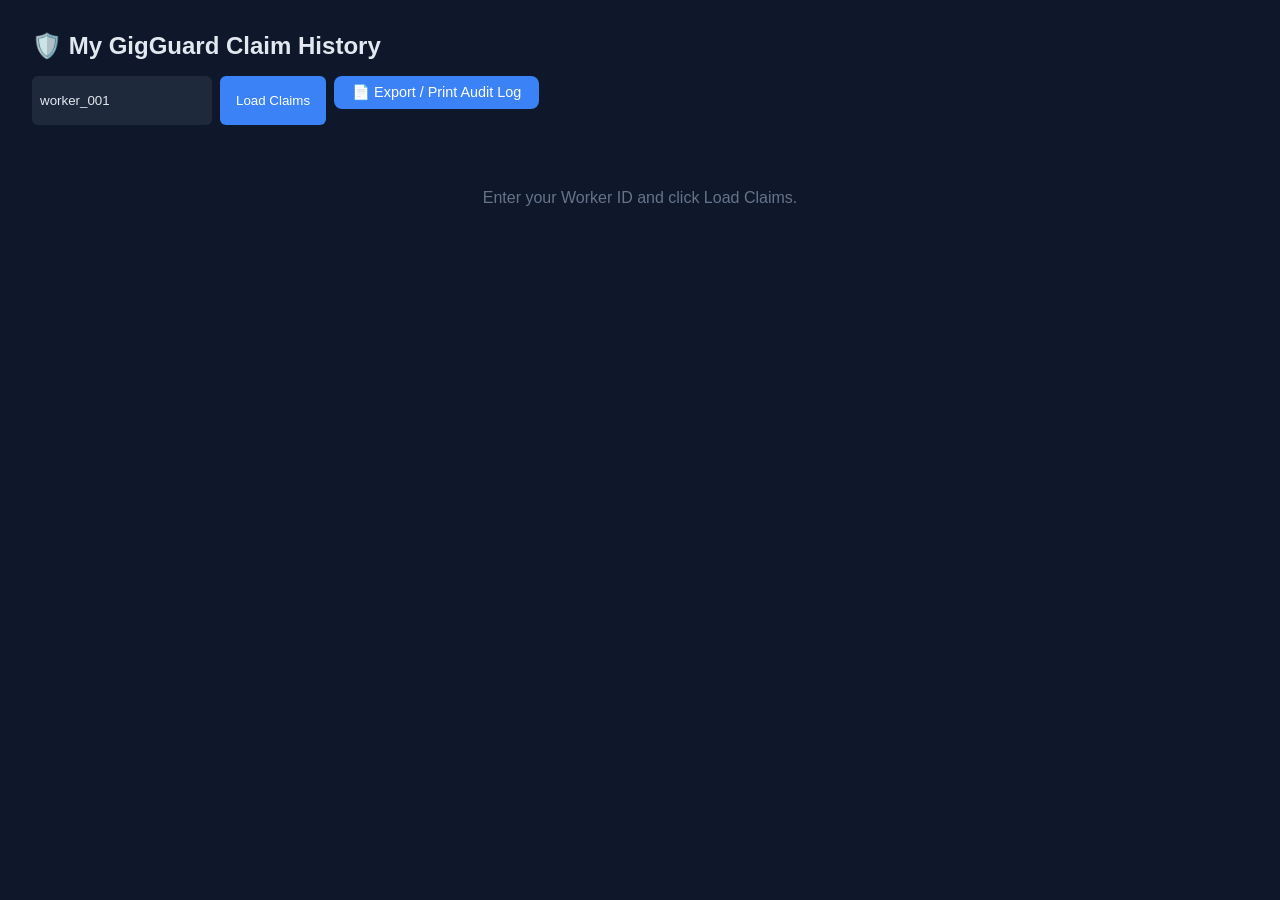
<file: frontend/claim_history.html>
<!DOCTYPE html>
<html lang="en">
<head>
  <meta charset="UTF-8">
  <title>GigGuard — My Claims</title>
  <style>
    * { box-sizing: border-box; margin: 0; padding: 0; }
    body { font-family: 'Segoe UI', sans-serif; background: #0f172a; color: #e2e8f0; padding: 2rem; }
    h1 { font-size: 1.5rem; margin-bottom: 0.5rem; }
    .lifetime-banner { background: #1e3a5f; border-radius: 10px; padding: 1rem 1.5rem;
                       margin-bottom: 1.5rem; font-size: 1.1rem; }
    .lifetime-banner span { color: #60a5fa; font-weight: bold; font-size: 1.3rem; }
    .claim-card { background: #1e293b; border-radius: 12px; padding: 1.2rem 1.5rem;
                  margin-bottom: 1rem; border-left: 4px solid #475569; }
    .claim-card.processed { border-left-color: #22c55e; }
    .claim-card.pending   { border-left-color: #f59e0b; }
    .claim-card.failed    { border-left-color: #ef4444; }
    .claim-header { display: flex; justify-content: space-between; margin-bottom: 0.5rem; }
    .claim-date { font-size: 0.85rem; color: #94a3b8; }
    .payout-badge { padding: 3px 10px; border-radius: 9999px; font-size: 0.8rem; font-weight: bold; }
    .payout-badge.processed { background: #14532d; color: #86efac; }
    .payout-badge.pending   { background: #78350f; color: #fde68a; }
    .payout-badge.failed    { background: #7f1d1d; color: #fca5a5; }
    .trigger-tags { display: flex; flex-wrap: wrap; gap: 6px; margin: 0.5rem 0; }
    .trigger-tag { background: #334155; padding: 2px 8px; border-radius: 6px; font-size: 0.78rem; }
    .weather-row { display: flex; gap: 1rem; font-size: 0.85rem; color: #94a3b8; margin-top: 0.5rem; }
    .empty-state { text-align: center; padding: 3rem; color: #64748b; }
    .export-btn { background: #3b82f6; color: white; border: none; border-radius: 8px;
                  padding: 8px 18px; cursor: pointer; margin-bottom: 1rem; font-size: 0.9rem; }
    @media print {
      .export-btn, input, button:not(.no-print) { display: none; }
      body { background: white; color: black; }
      .claim-card { border: 1px solid #ccc; page-break-inside: avoid; }
    }
  </style>
</head>
<body>
  <h1>🛡️ My GigGuard Claim History</h1>

  <div style="margin:1rem 0;display:flex;gap:8px;">
    <input id="worker-id" value="worker_001" placeholder="Worker ID"
           style="padding:8px;background:#1e293b;border:none;border-radius:6px;color:#e2e8f0;width:180px">
    <button onclick="loadClaims()"
            style="padding:8px 16px;background:#3b82f6;color:white;border:none;border-radius:6px;cursor:pointer">
      Load Claims
    </button>
    <button class="export-btn" onclick="window.print()">📄 Export / Print Audit Log</button>
  </div>

  <div class="lifetime-banner" id="banner" style="display:none">
    💰 Total earned through GigGuard: <span id="total-payout">₹0</span>
  </div>

  <div id="claim-list"><p class="empty-state">Enter your Worker ID and click Load Claims.</p></div>

  <script>
    async function loadClaims() {
      const workerId = document.getElementById("worker-id").value.trim();
      if (!workerId) return alert("Please enter a Worker ID");

      const listEl = document.getElementById("claim-list");
      listEl.innerHTML = "<p class='empty-state'>Loading...</p>";

      try {
        const res = await fetch(`http://localhost:8000/api/claims/history/${workerId}`);
        const data = await res.json();

        if (!data.claims || data.claims.length === 0) {
          listEl.innerHTML = "<p class='empty-state'>No claims yet. Your active policies are monitoring conditions in real time.</p>";
          return;
        }

        document.getElementById("banner").style.display = "block";
        document.getElementById("total-payout").textContent = `₹${data.total_lifetime_payout_inr.toFixed(2)}`;

        listEl.innerHTML = data.claims.map(c => `
          <div class="claim-card ${c.payout_status}">
            <div class="claim-header">
              <span class="claim-date">${new Date(c.triggered_at).toLocaleDateString('en-IN', {day:'numeric',month:'long',year:'numeric'})}</span>
              <span class="payout-badge ${c.payout_status}">
                ${c.payout_status === 'processed' ? '₹' + c.payout_amount_inr + ' Paid' : c.payout_status.charAt(0).toUpperCase() + c.payout_status.slice(1)}
              </span>
            </div>
            <div class="trigger-tags">
              ${c.trigger_reasons.map(r => `<span class="trigger-tag">${r}</span>`).join('')}
            </div>
            <details>
              <summary style="cursor:pointer;font-size:0.82rem;color:#60a5fa;margin-top:6px">📊 View Environmental Data</summary>
              <div class="weather-row" style="margin-top:6px">
                <span>🌡️ ${c.weather_snapshot.temperature_celsius}°C</span>
                <span>🌧️ ${c.weather_snapshot.rainfall_mm_per_hr} mm/hr</span>
                <span>💨 AQI ${c.weather_snapshot.aqi_pm25}</span>
              </div>
            </details>
          </div>
        `).join('');
      } catch (e) {
        listEl.innerHTML = `<p class='empty-state' style='color:#fca5a5'>Error loading claims: ${e.message}</p>`;
      }
    }
  </script>
</body>
</html>
</file>
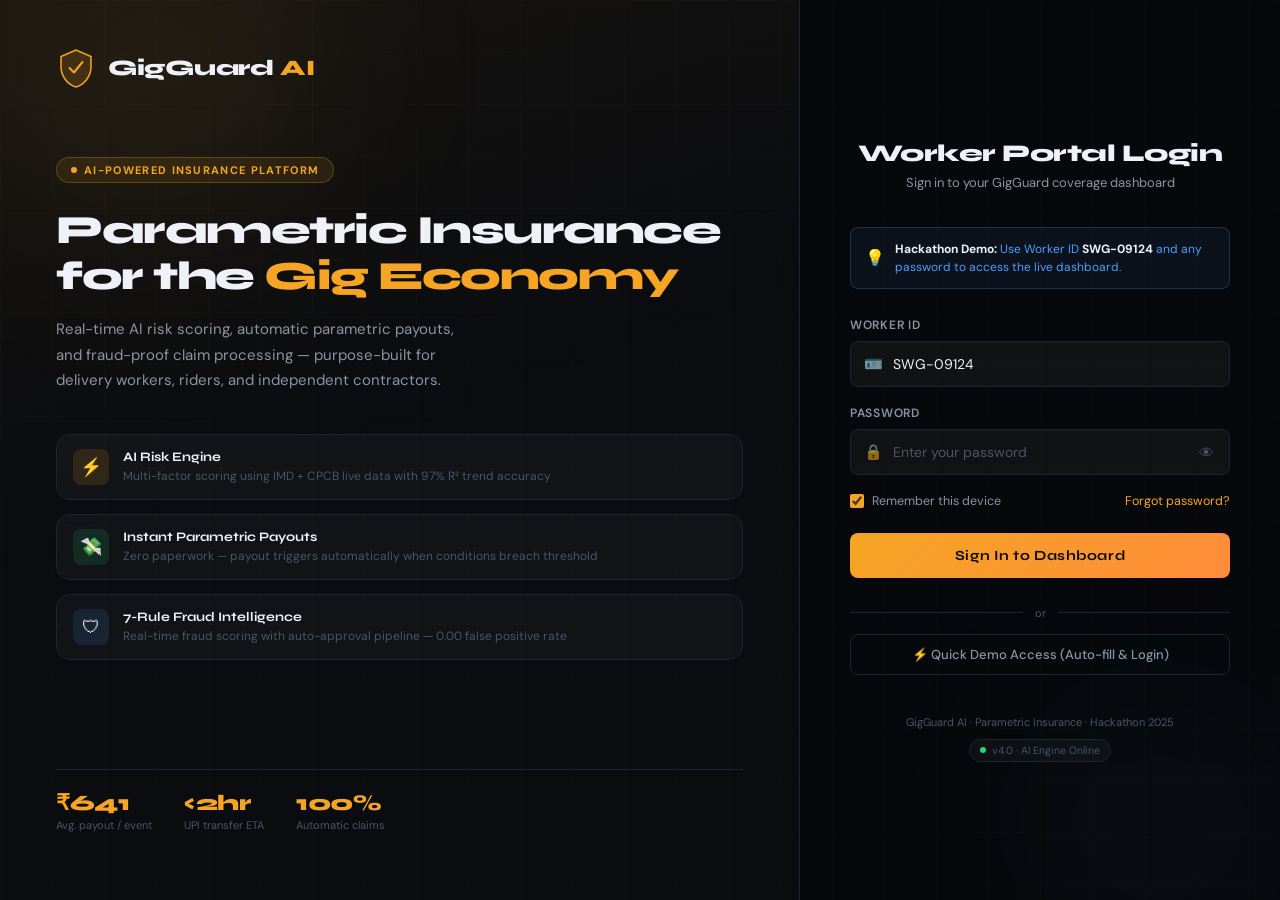
<file: frontend/login.html>
<!DOCTYPE html>
<html lang="en">

<head>
    <meta charset="UTF-8" />
    <meta name="viewport" content="width=device-width, initial-scale=1.0" />
    <title>GigGuard AI — Secure Login</title>
    <link rel="preconnect" href="https://fonts.googleapis.com" />
    <link
        href="https://fonts.googleapis.com/css2?family=Syne:wght@400;600;700;800&family=DM+Sans:wght@300;400;500;600&display=swap"
        rel="stylesheet" />
    <style>
        *,
        *::before,
        *::after {
            box-sizing: border-box;
            margin: 0;
            padding: 0;
        }

        :root {
            --bg-base: #0a0c10;
            --bg-card: #11141b;
            --border: #1e2530;
            --amber: #f5a523;
            --amber-light: #ffc85c;
            --green: #22d97a;
            --green-dim: #22d97a33;
            --red: #ff4b5c;
            --blue: #4e9eff;
            --text-primary: #eef1f7;
            --text-secondary: #8a94a6;
            --text-muted: #4a5568;
            --radius-sm: 8px;
            --radius-md: 14px;
            --radius-lg: 20px;
            --font-display: 'Syne', sans-serif;
            --font-body: 'DM Sans', sans-serif;
        }

        html,
        body {
            height: 100%;
            background: var(--bg-base);
            font-family: var(--font-body);
            color: var(--text-primary);
            overflow-x: hidden;
        }

        /* ── Background grid + glows ── */
        body::before {
            content: '';
            position: fixed;
            inset: 0;
            background-image:
                linear-gradient(rgba(245, 165, 35, 0.025) 1px, transparent 1px),
                linear-gradient(90deg, rgba(245, 165, 35, 0.025) 1px, transparent 1px);
            background-size: 52px 52px;
            pointer-events: none;
            z-index: 0;
        }

        .glow-orb {
            position: fixed;
            border-radius: 50%;
            filter: blur(80px);
            pointer-events: none;
            z-index: 0;
        }

        .glow-orb-1 {
            width: 500px;
            height: 500px;
            background: radial-gradient(circle, rgba(245, 165, 35, 0.10) 0%, transparent 70%);
            top: -180px;
            left: -100px;
        }

        .glow-orb-2 {
            width: 400px;
            height: 400px;
            background: radial-gradient(circle, rgba(78, 158, 255, 0.07) 0%, transparent 70%);
            bottom: -120px;
            right: -80px;
        }

        /* ── Layout ── */
        .login-wrapper {
            display: flex;
            min-height: 100vh;
            position: relative;
            z-index: 1;
        }

        /* ─── LEFT PANEL ─── */
        .login-left {
            flex: 1;
            display: flex;
            flex-direction: column;
            justify-content: space-between;
            padding: 48px 56px;
            background: linear-gradient(160deg, rgba(245, 165, 35, 0.06) 0%, transparent 50%);
            border-right: 1px solid var(--border);
            min-height: 100vh;
        }

        .brand-block {
            display: flex;
            align-items: center;
            gap: 12px;
        }

        .brand-shield {
            width: 40px;
            height: 40px;
        }

        .brand-name {
            font-family: var(--font-display);
            font-size: 22px;
            font-weight: 800;
            color: var(--text-primary);
            letter-spacing: -0.3px;
        }

        .brand-name span {
            color: var(--amber);
        }

        .left-main {
            flex: 1;
            display: flex;
            flex-direction: column;
            justify-content: center;
            padding: 40px 0;
        }

        .left-tag {
            display: inline-flex;
            align-items: center;
            gap: 7px;
            font-size: 11px;
            font-weight: 700;
            letter-spacing: 0.12em;
            text-transform: uppercase;
            color: var(--amber);
            background: rgba(245, 165, 35, 0.10);
            border: 1px solid rgba(245, 165, 35, 0.25);
            border-radius: 99px;
            padding: 5px 14px;
            margin-bottom: 24px;
            width: fit-content;
        }

        .left-tag .dot {
            width: 6px;
            height: 6px;
            border-radius: 50%;
            background: var(--amber);
            animation: pulse-a 1.6s infinite;
        }

        @keyframes pulse-a {

            0%,
            100% {
                opacity: 1;
                transform: scale(1);
            }

            50% {
                opacity: .4;
                transform: scale(.75);
            }
        }

        .left-headline {
            font-family: var(--font-display);
            font-size: 40px;
            font-weight: 800;
            line-height: 1.15;
            letter-spacing: -1.5px;
            color: var(--text-primary);
            margin-bottom: 18px;
        }

        .left-headline .hl {
            color: var(--amber);
        }

        .left-sub {
            font-size: 15px;
            color: var(--text-secondary);
            line-height: 1.7;
            max-width: 420px;
            margin-bottom: 40px;
        }

        /* Feature list */
        .feature-list {
            display: flex;
            flex-direction: column;
            gap: 14px;
            margin-bottom: 40px;
        }

        .feature-item {
            display: flex;
            align-items: flex-start;
            gap: 14px;
            padding: 14px 16px;
            background: rgba(255, 255, 255, 0.03);
            border: 1px solid var(--border);
            border-radius: var(--radius-md);
            transition: border-color 0.2s;
        }

        .feature-item:hover {
            border-color: rgba(245, 165, 35, 0.25);
        }

        .feature-icon {
            width: 36px;
            height: 36px;
            border-radius: 8px;
            display: flex;
            align-items: center;
            justify-content: center;
            font-size: 18px;
            flex-shrink: 0;
        }

        .feature-icon.amber {
            background: rgba(245, 165, 35, 0.12);
        }

        .feature-icon.green {
            background: rgba(34, 217, 122, 0.12);
        }

        .feature-icon.blue {
            background: rgba(78, 158, 255, 0.12);
        }

        .feature-text .f-title {
            font-family: var(--font-display);
            font-size: 13px;
            font-weight: 700;
            color: var(--text-primary);
            margin-bottom: 2px;
        }

        .feature-text .f-desc {
            font-size: 12px;
            color: var(--text-muted);
            line-height: 1.5;
        }

        /* Stats strip */
        .stats-strip {
            display: flex;
            gap: 32px;
            padding: 20px 0;
            border-top: 1px solid var(--border);
        }

        .stat-pill .sp-num {
            font-family: var(--font-display);
            font-size: 22px;
            font-weight: 800;
            color: var(--amber);
            letter-spacing: -0.5px;
        }

        .stat-pill .sp-label {
            font-size: 11px;
            color: var(--text-muted);
            margin-top: 2px;
        }

        /* ─── RIGHT PANEL (FORM) ─── */
        .login-right {
            width: 480px;
            flex-shrink: 0;
            display: flex;
            flex-direction: column;
            justify-content: center;
            align-items: center;
            padding: 48px 48px;
            background: rgba(0, 0, 0, 0.3);
        }

        .login-card {
            width: 100%;
            max-width: 380px;
        }

        .login-card-header {
            text-align: center;
            margin-bottom: 36px;
        }

        .login-card-title {
            font-family: var(--font-display);
            font-size: 24px;
            font-weight: 800;
            color: var(--text-primary);
            letter-spacing: -0.5px;
            margin-bottom: 6px;
        }

        .login-card-sub {
            font-size: 13px;
            color: var(--text-secondary);
        }

        /* Demo notice */
        .demo-notice {
            display: flex;
            align-items: center;
            gap: 10px;
            padding: 12px 14px;
            background: rgba(78, 158, 255, 0.07);
            border: 1px solid rgba(78, 158, 255, 0.22);
            border-radius: var(--radius-sm);
            font-size: 12px;
            color: var(--blue);
            margin-bottom: 28px;
            line-height: 1.5;
        }

        .demo-notice strong {
            color: var(--text-primary);
        }

        /* Form fields */
        .form-group {
            margin-bottom: 18px;
        }

        .form-label {
            display: block;
            font-size: 12px;
            font-weight: 600;
            color: var(--text-secondary);
            letter-spacing: 0.06em;
            text-transform: uppercase;
            margin-bottom: 8px;
        }

        .form-input-wrap {
            position: relative;
        }

        .form-input-icon {
            position: absolute;
            left: 14px;
            top: 50%;
            transform: translateY(-50%);
            font-size: 15px;
            pointer-events: none;
            opacity: 0.6;
        }

        .form-input {
            width: 100%;
            padding: 13px 14px 13px 42px;
            background: rgba(255, 255, 255, 0.04);
            border: 1px solid var(--border);
            border-radius: var(--radius-sm);
            font-family: var(--font-body);
            font-size: 14px;
            color: var(--text-primary);
            outline: none;
            transition: border-color 0.2s, box-shadow 0.2s;
        }

        .form-input:focus {
            border-color: var(--amber);
            box-shadow: 0 0 0 3px rgba(245, 165, 35, 0.10);
        }

        .form-input::placeholder {
            color: var(--text-muted);
        }

        /* Password toggle */
        .pw-toggle {
            position: absolute;
            right: 12px;
            top: 50%;
            transform: translateY(-50%);
            background: none;
            border: none;
            cursor: pointer;
            color: var(--text-muted);
            font-size: 15px;
            padding: 4px;
            transition: color 0.2s;
        }

        .pw-toggle:hover {
            color: var(--text-secondary);
        }

        /* Options row */
        .form-options {
            display: flex;
            align-items: center;
            justify-content: space-between;
            margin-bottom: 24px;
            font-size: 12.5px;
        }

        .check-label {
            display: flex;
            align-items: center;
            gap: 8px;
            color: var(--text-secondary);
            cursor: pointer;
            user-select: none;
        }

        .check-label input[type=checkbox] {
            accent-color: var(--amber);
            width: 14px;
            height: 14px;
        }

        .forgot-link {
            color: var(--amber);
            text-decoration: none;
            font-size: 12.5px;
            transition: opacity 0.2s;
        }

        .forgot-link:hover {
            opacity: 0.75;
        }

        /* Login button */
        .btn-login {
            width: 100%;
            padding: 14px;
            background: linear-gradient(135deg, #f5a523 0%, #ff8c3a 100%);
            border: none;
            border-radius: var(--radius-sm);
            font-family: var(--font-display);
            font-size: 14px;
            font-weight: 700;
            color: #0a0c10;
            letter-spacing: 0.04em;
            cursor: pointer;
            transition: opacity 0.2s, transform 0.15s;
            margin-bottom: 14px;
            position: relative;
            overflow: hidden;
        }

        .btn-login:hover {
            opacity: 0.92;
            transform: translateY(-1px);
        }

        .btn-login:active {
            transform: translateY(0px) scale(0.99);
        }

        .btn-login:disabled {
            opacity: 0.5;
            cursor: not-allowed;
            transform: none;
        }

        /* Shimmer on button */
        .btn-login::after {
            content: '';
            position: absolute;
            top: 0;
            left: -100%;
            width: 60%;
            height: 100%;
            background: linear-gradient(90deg, transparent, rgba(255, 255, 255, 0.15), transparent);
            transform: skewX(-20deg);
            transition: left 0.6s;
        }

        .btn-login:hover::after {
            left: 150%;
        }

        /* Demo quick-login */
        .btn-demo {
            width: 100%;
            padding: 11px;
            background: transparent;
            border: 1px solid var(--border);
            border-radius: var(--radius-sm);
            font-family: var(--font-body);
            font-size: 13px;
            font-weight: 500;
            color: var(--text-secondary);
            cursor: pointer;
            transition: border-color 0.2s, color 0.2s, background 0.2s;
        }

        .btn-demo:hover {
            border-color: rgba(78, 158, 255, 0.4);
            color: var(--blue);
            background: rgba(78, 158, 255, 0.05);
        }

        /* Divider */
        .form-divider {
            display: flex;
            align-items: center;
            gap: 12px;
            margin: 14px 0;
            font-size: 11px;
            color: var(--text-muted);
        }

        .form-divider::before,
        .form-divider::after {
            content: '';
            flex: 1;
            height: 1px;
            background: var(--border);
        }

        /* Error message */
        .form-error {
            display: none;
            padding: 10px 12px;
            background: rgba(255, 75, 92, 0.08);
            border: 1px solid rgba(255, 75, 92, 0.25);
            border-radius: var(--radius-sm);
            font-size: 12.5px;
            color: var(--red);
            margin-bottom: 16px;
        }

        .form-error.visible {
            display: block;
        }

        /* Success state */
        .login-success {
            display: none;
            flex-direction: column;
            align-items: center;
            text-align: center;
            gap: 12px;
        }

        .login-success.visible {
            display: flex;
        }

        .success-icon {
            width: 64px;
            height: 64px;
            border-radius: 50%;
            background: var(--green-dim);
            border: 2px solid rgba(34, 217, 122, 0.4);
            display: flex;
            align-items: center;
            justify-content: center;
            font-size: 28px;
            animation: pop-in 0.4s cubic-bezier(0.34, 1.56, 0.64, 1) both;
        }

        @keyframes pop-in {
            from {
                transform: scale(0);
                opacity: 0;
            }

            to {
                transform: scale(1);
                opacity: 1;
            }
        }

        /* Footer */
        .login-footer {
            margin-top: 40px;
            text-align: center;
            font-size: 11px;
            color: var(--text-muted);
        }

        /* Version badge */
        .version-badge {
            display: inline-flex;
            align-items: center;
            gap: 6px;
            font-size: 10.5px;
            color: var(--text-muted);
            background: rgba(255, 255, 255, 0.03);
            border: 1px solid var(--border);
            border-radius: 99px;
            padding: 4px 10px;
            margin-top: 10px;
        }

        .version-badge .live-dot {
            width: 6px;
            height: 6px;
            border-radius: 50%;
            background: var(--green);
            animation: pulse-a 1.8s infinite;
        }

        /* Loading spinner inside button */
        @keyframes spin {
            to {
                transform: rotate(360deg);
            }
        }

        .btn-spinner {
            display: inline-block;
            width: 14px;
            height: 14px;
            border: 2px solid rgba(10, 12, 16, 0.3);
            border-top-color: #0a0c10;
            border-radius: 50%;
            animation: spin 0.7s linear infinite;
            vertical-align: middle;
            margin-right: 6px;
        }

        /* Responsive */
        @media (max-width: 900px) {
            .login-left {
                display: none;
            }

            .login-right {
                width: 100%;
                padding: 40px 24px;
            }
        }

        @keyframes fadeUp {
            from {
                opacity: 0;
                transform: translateY(20px);
            }

            to {
                opacity: 1;
                transform: translateY(0);
            }
        }

        .login-card {
            animation: fadeUp 0.5s ease both;
        }
    </style>
</head>

<body>
    <div class="glow-orb glow-orb-1"></div>
    <div class="glow-orb glow-orb-2"></div>

    <div class="login-wrapper">

        <!-- ─── LEFT PANEL ─── -->
        <div class="login-left">
            <div class="brand-block">
                <svg class="brand-shield" viewBox="0 0 40 40" fill="none">
                    <path d="M20 2L5 8.5V19C5 28 11.5 36.5 20 39C28.5 36.5 35 28 35 19V8.5L20 2Z" fill="#f5a523"
                        fill-opacity="0.15" stroke="#f5a523" stroke-width="1.5" />
                    <path d="M13.5 20L18 24.5L26.5 14" stroke="#f5a523" stroke-width="2" stroke-linecap="round"
                        stroke-linejoin="round" />
                </svg>
                <span class="brand-name">GigGuard <span>AI</span></span>
            </div>

            <div class="left-main">
                <div class="left-tag">
                    <span class="dot"></span>
                    AI-Powered Insurance Platform
                </div>
                <h1 class="left-headline">
                    Parametric Insurance<br />
                    for the <span class="hl">Gig Economy</span>
                </h1>
                <p class="left-sub">
                    Real-time AI risk scoring, automatic parametric payouts, and
                    fraud-proof claim processing — purpose-built for delivery
                    workers, riders, and independent contractors.
                </p>

                <div class="feature-list">
                    <div class="feature-item">
                        <div class="feature-icon amber">⚡</div>
                        <div class="feature-text">
                            <div class="f-title">AI Risk Engine</div>
                            <div class="f-desc">Multi-factor scoring using IMD + CPCB live data with 97% R² trend
                                accuracy</div>
                        </div>
                    </div>
                    <div class="feature-item">
                        <div class="feature-icon green">💸</div>
                        <div class="feature-text">
                            <div class="f-title">Instant Parametric Payouts</div>
                            <div class="f-desc">Zero paperwork — payout triggers automatically when conditions breach
                                threshold</div>
                        </div>
                    </div>
                    <div class="feature-item">
                        <div class="feature-icon blue">🛡</div>
                        <div class="feature-text">
                            <div class="f-title">7-Rule Fraud Intelligence</div>
                            <div class="f-desc">Real-time fraud scoring with auto-approval pipeline — 0.00 false
                                positive rate</div>
                        </div>
                    </div>
                </div>
            </div>

            <div class="stats-strip">
                <div class="stat-pill">
                    <div class="sp-num">₹641</div>
                    <div class="sp-label">Avg. payout / event</div>
                </div>
                <div class="stat-pill">
                    <div class="sp-num">&lt;2hr</div>
                    <div class="sp-label">UPI transfer ETA</div>
                </div>
                <div class="stat-pill">
                    <div class="sp-num">100%</div>
                    <div class="sp-label">Automatic claims</div>
                </div>
            </div>
        </div>

        <!-- ─── RIGHT PANEL ─── -->
        <div class="login-right">
            <div class="login-card">

                <div class="login-card-header">
                    <div class="login-card-title">Worker Portal Login</div>
                    <div class="login-card-sub">Sign in to your GigGuard coverage dashboard</div>
                </div>

                <div class="demo-notice">
                    <span style="font-size:16px;">💡</span>
                    <span>
                        <strong>Hackathon Demo:</strong> Use Worker ID
                        <strong>SWG-09124</strong> and any password to access the live dashboard.
                    </span>
                </div>

                <!-- Error placeholder -->
                <div class="form-error" id="formError">Invalid Worker ID or password. Please try again.</div>

                <!-- Login form -->
                <form id="loginForm" autocomplete="off">
                    <div class="form-group">
                        <label class="form-label" for="workerId">Worker ID</label>
                        <div class="form-input-wrap">
                            <span class="form-input-icon">🪪</span>
                            <input class="form-input" id="workerId" name="workerId" type="text"
                                placeholder="e.g. SWG-09124" value="SWG-09124" autocomplete="off" required />
                        </div>
                    </div>

                    <div class="form-group">
                        <label class="form-label" for="password">Password</label>
                        <div class="form-input-wrap">
                            <span class="form-input-icon">🔒</span>
                            <input class="form-input" id="password" name="password" type="password"
                                placeholder="Enter your password" autocomplete="current-password" required />
                            <button type="button" class="pw-toggle" id="pwToggle" title="Show/Hide password">👁</button>
                        </div>
                    </div>

                    <div class="form-options">
                        <label class="check-label">
                            <input type="checkbox" id="rememberMe" checked />
                            Remember this device
                        </label>
                        <a href="#" class="forgot-link"
                            onclick="alert('Please contact support@gigguard.ai'); return false;">
                            Forgot password?
                        </a>
                    </div>

                    <button type="submit" class="btn-login" id="loginBtn">
                        Sign In to Dashboard
                    </button>

                    <div class="form-divider">or</div>

                    <button type="button" class="btn-demo" id="demoBtn">
                        ⚡ Quick Demo Access (Auto-fill &amp; Login)
                    </button>
                </form>

                <!-- Success state -->
                <div class="login-success" id="loginSuccess">
                    <div class="success-icon">✓</div>
                    <div>
                        <div style="font-family:'Syne',sans-serif; font-size:16px; font-weight:700; margin-bottom:4px;">
                            Welcome back, Ravi Kumar
                        </div>
                        <div style="font-size:13px; color:#8a94a6;">
                            Redirecting to your dashboard…
                        </div>
                    </div>
                </div>

                <div class="login-footer">
                    <div>GigGuard AI · Parametric Insurance · Hackathon 2025</div>
                    <div class="version-badge">
                        <span class="live-dot"></span>
                        v4.0 · AI Engine Online
                    </div>
                </div>
            </div>
        </div>
    </div>

    <script>
        // If already authenticated, skip login
        if (sessionStorage.getItem('gigguard_auth')) {
            window.location.replace('dashboard.html');
        }

        const $ = id => document.getElementById(id);

        // Password show/hide
        $('pwToggle').addEventListener('click', function () {
            const inp = $('password');
            const isText = inp.type === 'text';
            inp.type = isText ? 'password' : 'text';
            this.textContent = isText ? '👁' : '🙈';
        });

        // Demo quick-fill
        $('demoBtn').addEventListener('click', function () {
            $('workerId').value = 'SWG-09124';
            $('password').value = 'demo2025';
            $('loginForm').dispatchEvent(new Event('submit', { bubbles: true, cancelable: true }));
        });

        // Form submit
        $('loginForm').addEventListener('submit', function (e) {
            e.preventDefault();
            const wid = $('workerId').value.trim();
            const pw = $('password').value.trim();

            $('formError').classList.remove('visible');

            if (!wid || !pw) {
                $('formError').textContent = 'Please enter both Worker ID and password.';
                $('formError').classList.add('visible');
                return;
            }

            // Show loading state
            const btn = $('loginBtn');
            btn.disabled = true;
            btn.innerHTML = '<span class="btn-spinner"></span>Authenticating…';

            // Simulate async auth (demo: always succeeds)
            setTimeout(function () {
                // Store auth
                sessionStorage.setItem('gigguard_auth', 'true');
                sessionStorage.setItem('gigguard_worker_id', wid);

                // Show success
                $('loginForm').style.display = 'none';
                $('loginSuccess').classList.add('visible');

                // Redirect after brief pause
                setTimeout(function () {
                    window.location.href = 'dashboard.html';
                }, 900);
            }, 1100);
        });
    </script>
</body>

</html>
</file>
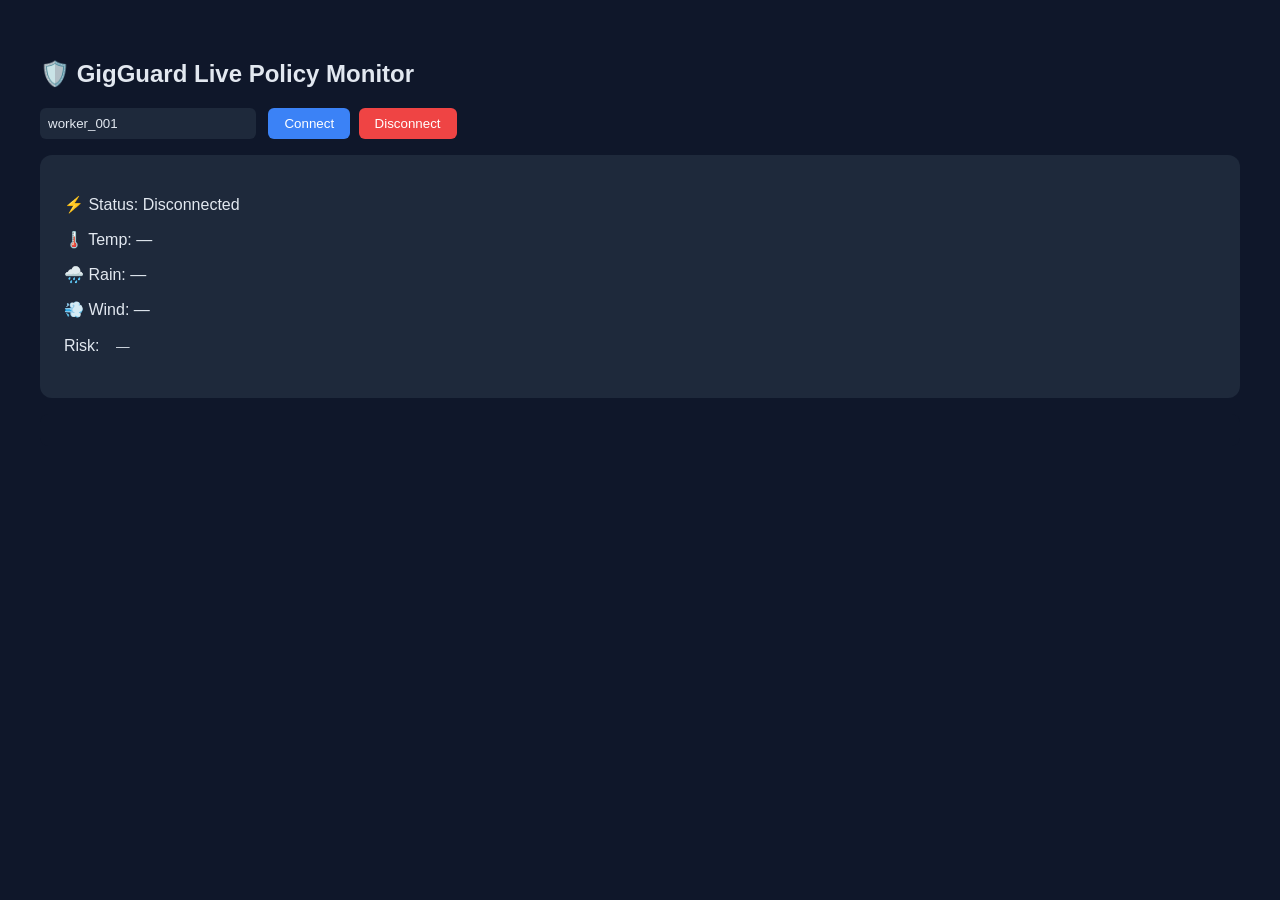
<file: frontend/ws_test.html>
<!DOCTYPE html>
<html lang="en">
<head>
  <meta charset="UTF-8">
  <title>GigGuard — Live Policy Status</title>
  <style>
    body { font-family: sans-serif; padding: 2rem; background: #0f172a; color: #e2e8f0; }
    #status-box { background: #1e293b; border-radius: 12px; padding: 1.5rem; margin-top: 1rem; }
    .badge { display: inline-block; padding: 4px 12px; border-radius: 9999px; font-size: 0.85rem; }
    .badge.LOW { background: #166534; color: #bbf7d0; }
    .badge.MEDIUM { background: #92400e; color: #fef3c7; }
    .badge.HIGH, .badge.CRITICAL { background: #7f1d1d; color: #fecaca; }
    #log { background: #0f172a; border-radius: 8px; padding: 1rem; margin-top: 1rem;
           max-height: 200px; overflow-y: auto; font-size: 0.8rem; color: #94a3b8; }
  </style>
</head>
<body>
  <h2>🛡️ GigGuard Live Policy Monitor</h2>
  <input id="worker-id" placeholder="Enter Worker ID" value="worker_001"
         style="padding:8px;border-radius:6px;border:none;background:#1e293b;color:#e2e8f0;width:200px">
  <button onclick="connect()" style="margin-left:8px;padding:8px 16px;background:#3b82f6;
          color:white;border:none;border-radius:6px;cursor:pointer">Connect</button>
  <button onclick="disconnect()" style="margin-left:4px;padding:8px 16px;background:#ef4444;
          color:white;border:none;border-radius:6px;cursor:pointer">Disconnect</button>

  <div id="status-box">
    <p>⚡ Status: <span id="conn-status">Disconnected</span></p>
    <p>🌡️ Temp: <span id="temp">—</span></p>
    <p>🌧️ Rain: <span id="rain">—</span></p>
    <p>💨 Wind: <span id="wind">—</span></p>
    <p>Risk: <span id="risk" class="badge">—</span></p>
    <p id="trigger-banner" style="display:none;color:#fca5a5;font-weight:bold">
      🚨 TRIGGER DETECTED — Payout Processing
    </p>
  </div>
  <div id="log"></div>

  <script>
    let ws = null;
    function log(msg) {
      const el = document.getElementById("log");
      el.innerHTML = `[${new Date().toLocaleTimeString()}] ${msg}<br>` + el.innerHTML;
    }
    function connect() {
      const id = document.getElementById("worker-id").value;
      if (ws) ws.close();
      ws = new WebSocket(`ws://localhost:8000/ws/policy-status/${id}`);
      ws.onopen = () => { document.getElementById("conn-status").textContent = "Connected ✅"; log("Connected"); };
      ws.onmessage = (e) => {
        const d = JSON.parse(e.data);
        document.getElementById("temp").textContent = d.weather?.temperature_celsius + "°C";
        document.getElementById("rain").textContent = d.weather?.rainfall_mm_per_hr + " mm/hr";
        document.getElementById("wind").textContent = d.weather?.wind_speed_kmh + " km/h";
        const riskEl = document.getElementById("risk");
        riskEl.textContent = d.risk_level;
        riskEl.className = "badge " + d.risk_level;
        document.getElementById("trigger-banner").style.display = d.trigger_detected ? "block" : "none";
        log("Update received: " + d.message);
      };
      ws.onclose = () => { document.getElementById("conn-status").textContent = "Disconnected"; log("Disconnected"); };
      ws.onerror = (e) => log("Error: " + e);
    }
    function disconnect() { if (ws) ws.close(); }
  </script>
</body>
</html>
</file>
